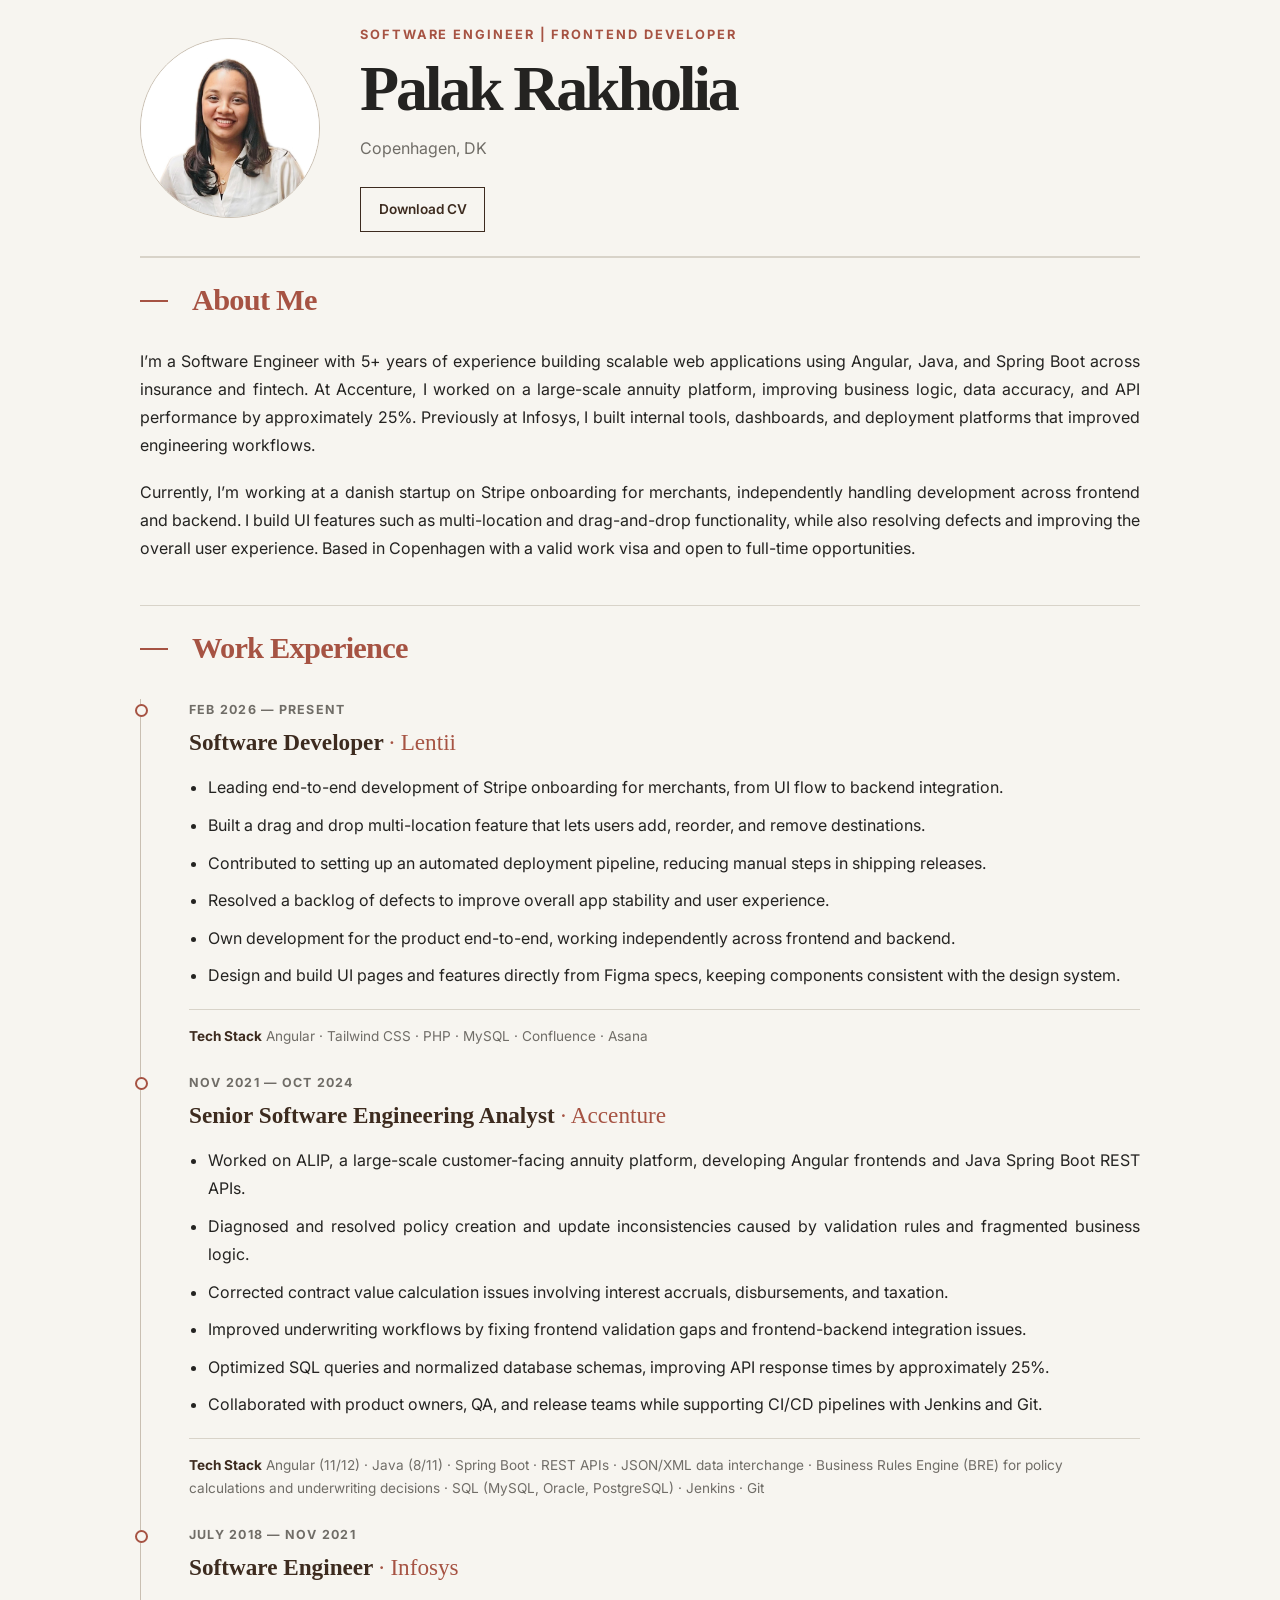
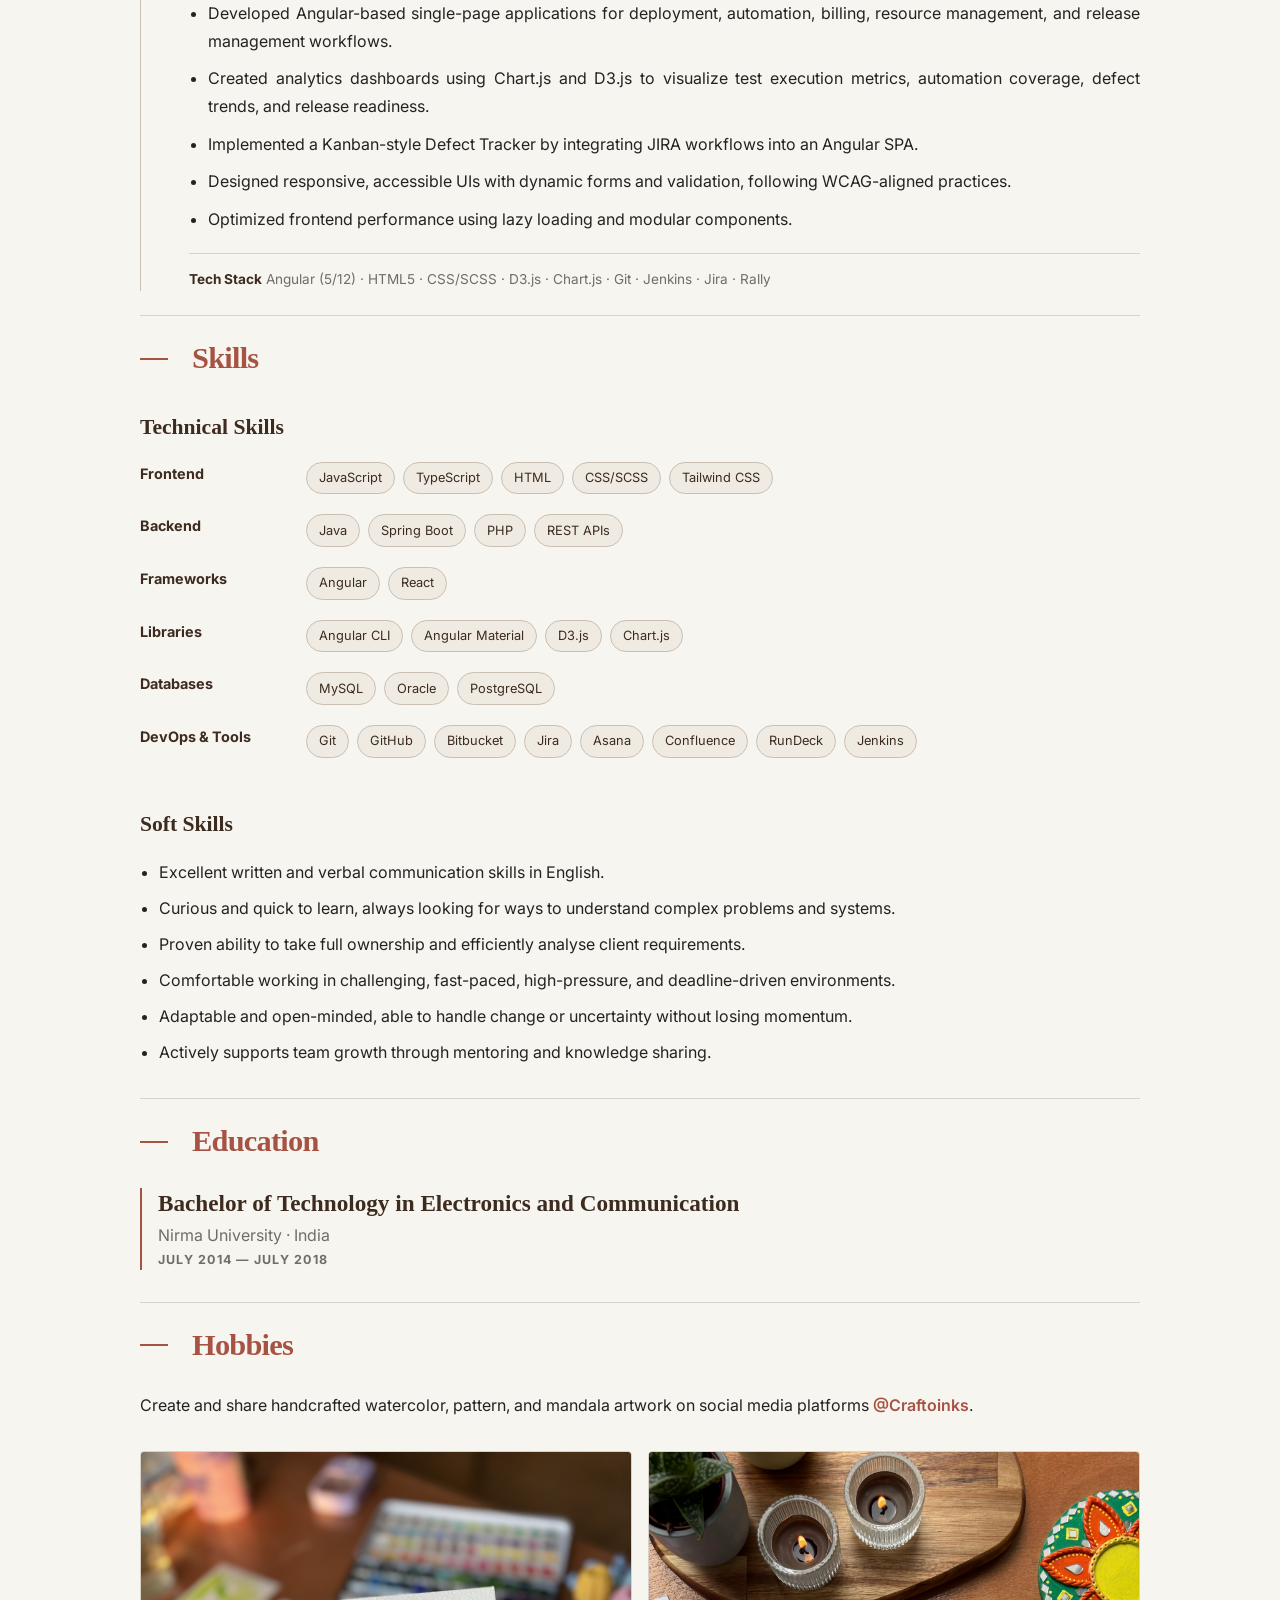
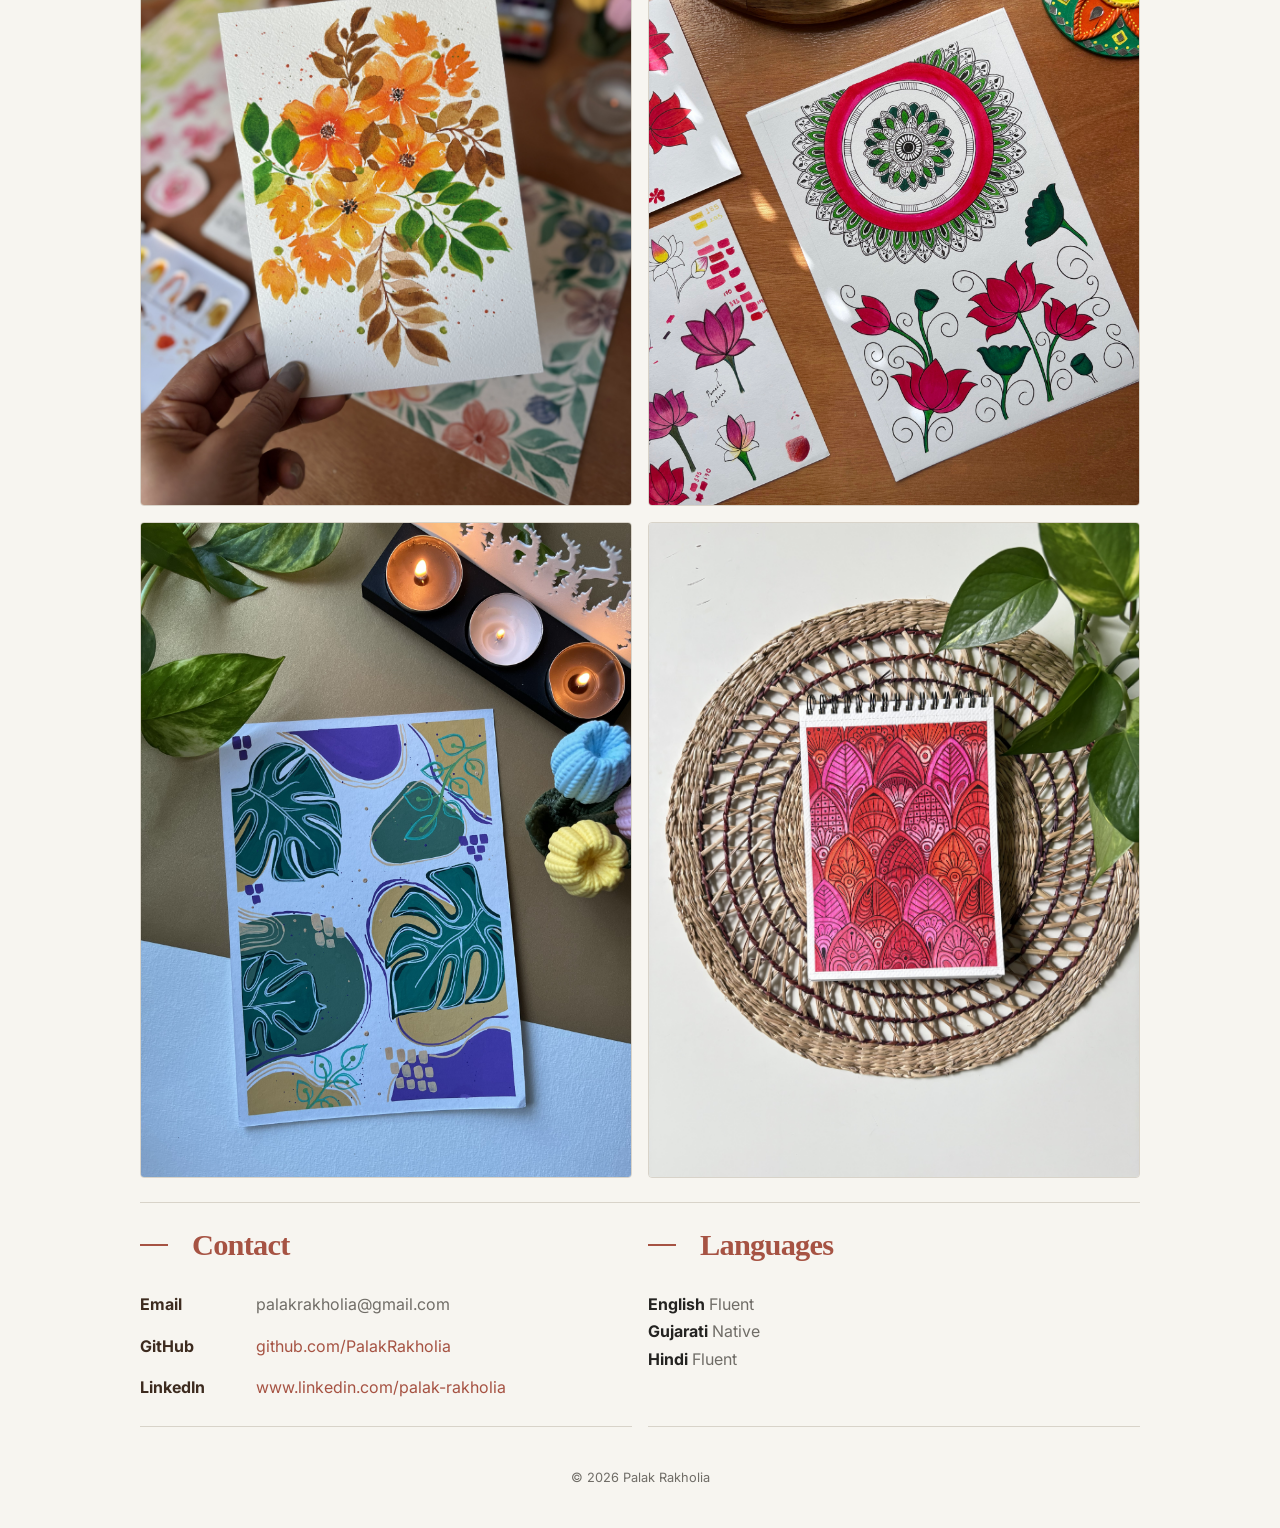
<file: old-cv/index.html>
<!DOCTYPE html>
<html lang="en">

<head>
    <meta charset="UTF-8">
    <meta name="viewport" content="width=device-width, initial-scale=1.0">
    <meta name="description" content="Palak Rakholia - Software Engineer building scalable SPAs">
    <meta name="author" content="Palak Rakholia">
    <title>CV | Palak Rakholia</title>

    <link rel="stylesheet" href="css/style.css">
</head>

<body>
    <div class="container">

        <!-- HERO -->
        <header>
            <img src="profile.jpg" alt="Palak Rakholia" class="profile">

            <div class="hero-content">
                <p class="eyebrow">Software Engineer | Frontend Developer</p>
                <h1>Palak Rakholia</h1>
                <p class="hero-role">Copenhagen, DK</p>
                <a href="cv/CV_PR.pdf" class="download-btn">Download CV</a>
            </div>
        </header>

        <main>

            <!-- ABOUT -->
            <section id="about" class="section">
                <h2 class="section-heading">
                    <a href="#about"></a> About Me
                </h2>

                <p class="maintext">
                    I’m a Software Engineer with 5+ years of experience building scalable web applications using
                    Angular, Java, and Spring Boot across insurance and fintech. At Accenture, I worked on a large-scale
                    annuity platform, improving business logic, data accuracy, and API performance by approximately 25%.
                    Previously at Infosys, I built internal tools, dashboards, and deployment platforms that improved
                    engineering workflows.</p>

                <p class="maintext">
                    Currently, I’m working at a danish startup on Stripe onboarding for merchants, independently
                    handling development across frontend and backend. I build UI features such as multi-location and
                    drag-and-drop functionality, while also resolving defects and improving the overall user experience.
                    Based in Copenhagen with a valid work visa and open to full-time opportunities.
                </p>
            </section>

            <!-- EXPERIENCE -->
            <section id="experience" class="section">
                <h2 class="section-heading">
                    <a href="#experience"></a> Work Experience
                </h2>

                <div class="timeline">

                    <article class="timeline-item">
                        <div class="timeline-date">Feb 2026 — Present</div>

                        <h3 class="timeline-title">
                            Software Developer
                            <span>· Lentii</span>
                        </h3>

                        <ul class="maintext">
                            <li>Leading end-to-end development of Stripe onboarding for merchants, from UI flow to
                                backend integration.</li>
                            <li>Built a drag and drop multi-location feature that lets users add, reorder, and remove
                                destinations.</li>
                            <li>Contributed to setting up an automated deployment pipeline, reducing manual steps in
                                shipping releases.</li>
                            <li>Resolved a backlog of defects to improve overall app stability and user experience.</li>
                            <li>Own development for the product end-to-end, working independently across frontend and
                                backend.</li>
                            <li>Design and build UI pages and features directly from Figma specs, keeping components
                                consistent with the design system.</li>
                        </ul>

                        <p class="tech-stack">
                            <strong>Tech Stack</strong>
                            Angular · Tailwind CSS · PHP · MySQL · Confluence · Asana
                        </p>
                    </article>

                    <article class="timeline-item">
                        <div class="timeline-date">Nov 2021 — Oct 2024</div>

                        <h3 class="timeline-title">
                            Senior Software Engineering Analyst
                            <span>· Accenture</span>
                        </h3>

                        <ul class="maintext">
                            <li>Worked on ALIP, a large-scale customer-facing annuity platform, developing Angular
                                frontends and Java Spring Boot REST APIs.</li>
                            <li>Diagnosed and resolved policy creation and update inconsistencies caused by validation
                                rules and fragmented business logic.</li>
                            <li>Corrected contract value calculation issues involving interest accruals, disbursements,
                                and taxation.</li>
                            <li>Improved underwriting workflows by fixing frontend validation gaps and frontend-backend
                                integration issues.</li>
                            <li>Optimized SQL queries and normalized database schemas, improving API response times by
                                approximately 25%.</li>
                            <li>Collaborated with product owners, QA, and release teams while supporting CI/CD pipelines
                                with Jenkins and Git.</li>
                        </ul>

                        <p class="tech-stack">
                            <strong>Tech Stack</strong>
                            Angular (11/12) · Java (8/11) · Spring Boot · REST APIs · JSON/XML data interchange ·
                            Business Rules Engine (BRE) for policy calculations and underwriting decisions · SQL (MySQL,
                            Oracle, PostgreSQL) · Jenkins · Git
                        </p>
                    </article>

                    <article class="timeline-item">
                        <div class="timeline-date">July 2018 — Nov 2021</div>

                        <h3 class="timeline-title">
                            Software Engineer
                            <span>· Infosys</span>
                        </h3>

                        <ul class="maintext">
                            <li>Developed Angular-based single-page applications for deployment, automation, billing,
                                resource management, and release management workflows.</li>
                            <li>Created analytics dashboards using Chart.js and D3.js to visualize test execution
                                metrics, automation coverage, defect trends, and release readiness.</li>
                            <li>Implemented a Kanban-style Defect Tracker by integrating JIRA workflows into an Angular
                                SPA.</li>
                            <li>Designed responsive, accessible UIs with dynamic forms and validation, following
                                WCAG-aligned practices.</li>
                            <li>Optimized frontend performance using lazy loading and modular components.</li>
                        </ul>

                        <p class="tech-stack">
                            <strong>Tech Stack</strong>
                            Angular (5/12) · HTML5 · CSS/SCSS · D3.js · Chart.js · Git · Jenkins · Jira · Rally
                        </p>
                    </article>

                </div>
            </section>

            <!-- SKILLS -->
            <section id="skills" class="section">
                <h2 class="section-heading">
                    <a href="#skills"></a> Skills
                </h2>

                <h3 class="section-subheading">Technical Skills</h3>

                <div class="skill-list">
                    <div class="skill-row">
                        <strong>Frontend</strong>
                        <div class="skills">
                            <span class="skill">JavaScript</span>
                            <span class="skill">TypeScript</span>
                            <span class="skill">HTML</span>
                            <span class="skill">CSS/SCSS</span>
                            <span class="skill">Tailwind CSS</span>
                        </div>
                    </div>

                    <div class="skill-row">
                        <strong>Backend</strong>
                        <div class="skills">
                            <span class="skill">Java</span>
                            <span class="skill">Spring Boot</span>
                            <span class="skill">PHP</span>
                            <span class="skill">REST APIs</span>
                        </div>
                    </div>

                    <div class="skill-row">
                        <strong>Frameworks</strong>
                        <div class="skills">
                            <span class="skill">Angular</span>
                            <span class="skill">React</span>
                        </div>
                    </div>

                    <div class="skill-row">
                        <strong>Libraries</strong>
                        <div class="skills">
                            <span class="skill">Angular CLI</span>
                            <span class="skill">Angular Material</span>
                            <span class="skill">D3.js</span>
                            <span class="skill">Chart.js</span>
                        </div>
                    </div>

                    <div class="skill-row">
                        <strong>Databases</strong>
                        <div class="skills">
                            <span class="skill">MySQL</span>
                            <span class="skill">Oracle</span>
                            <span class="skill">PostgreSQL</span>
                        </div>
                    </div>

                    <div class="skill-row">
                        <strong>DevOps & Tools</strong>
                        <div class="skills">
                            <span class="skill">Git</span>
                            <span class="skill">GitHub</span>
                            <span class="skill">Bitbucket</span>
                            <span class="skill">Jira</span>
                            <span class="skill">Asana</span>
                            <span class="skill">Confluence</span>
                            <span class="skill">RunDeck</span>
                            <span class="skill">Jenkins</span>
                        </div>
                    </div>
                </div>

                <h3 class="section-subheading soft-heading">Soft Skills</h3>

                <ul class="maintext soft-skills">
                    <li>Excellent written and verbal communication skills in English.</li>
                    <li>Curious and quick to learn, always looking for ways to understand complex problems and systems.
                    </li>
                    <li>Proven ability to take full ownership and efficiently analyse client requirements.</li>
                    <li>Comfortable working in challenging, fast-paced, high-pressure, and deadline-driven environments.
                    </li>
                    <li>Adaptable and open-minded, able to handle change or uncertainty without losing momentum.</li>
                    <li>Actively supports team growth through mentoring and knowledge sharing.</li>
                </ul>
            </section>

            <!-- EDUCATION -->
            <section id="education" class="section">
                <h2 class="section-heading">
                    <a href="#education"></a> Education
                </h2>

                <div class="education-item">
                    <h3 class="timeline-title">
                        Bachelor of Technology in Electronics and Communication
                    </h3>

                    <p class="secondarytext">
                        Nirma University · India
                    </p>

                    <p class="timeline-date">
                        July 2014 — July 2018
                    </p>
                </div>
            </section>

            <!-- HOBBIES -->
            <section id="hobby" class="section">
                <h2 class="section-heading">
                    <a href="#hobby"></a> Hobbies
                </h2>

                <p class="maintext">
                    Create and share handcrafted watercolor, pattern, and mandala artwork on social media platforms
                    <a href="https://www.instagram.com/craftoinks/" target="_blank">@Craftoinks</a>.
                </p>

                <div class="artwork-grid">
                    <img src="artwork/artwork1.jpg" alt="Watercolor artwork">
                    <img src="artwork/artwork2.jpg" alt="Mandala artwork">
                    <img src="artwork/artwork3.jpg" alt="Pattern artwork">
                    <img src="artwork/artwork4.jpg" alt="Watercolor artwork">
                </div>
            </section>

            <!-- CONTACT & LANGUAGES -->
            <div class="two-column">
                <!-- CONTACT -->
                <section id="contact" class="section">
                    <h2 class="section-heading">
                        <a href="#contact"></a> Contact
                    </h2>

                    <div class="contact-list">
                        <div class="contact-item">
                            <strong>Email</strong>
                            <span class="secondarytext">palakrakholia@gmail.com</span>
                        </div>

                        <div class="contact-item">
                            <strong>GitHub</strong>
                            <a href="https://github.com/PalakRakholia" target="_blank">github.com/PalakRakholia</a>
                        </div>

                        <div class="contact-item">
                            <strong>LinkedIn</strong>
                            <a href="https://www.linkedin.com/in/palak-rakholia-918661141"
                                target="_blank">www.linkedin.com/palak-rakholia</a>
                        </div>
                    </div>
                </section>
                <!-- LANGUAGES -->
                <section id="languages" class="section">
                    <h2 class="section-heading">
                        <a href="#languages"></a> Languages
                    </h2>

                    <div class="language-list">
                        <div class="language-item">
                            <strong>English</strong>
                            <span class="secondarytext">Fluent</span>
                        </div>

                        <div class="language-item">
                            <strong>Gujarati</strong>
                            <span class="secondarytext">Native</span>
                        </div>

                        <div class="language-item">
                            <strong>Hindi</strong>
                            <span class="secondarytext">Fluent</span>
                        </div>
                    </div>
                </section>
            </div>

        </main>

        <footer>
            <p class="footer">&copy; 2026 Palak Rakholia</p>
        </footer>

    </div>
</body>

</html>
</file>
<file: old-cv/css/style.css>
@import url('https://fonts.googleapis.com/css2?family=Inter:wght@100..900&display=swap');

:root {
    --background: #F7F5F0;
    --text: #242321;
    --muted: #706D67;
    --brown: #3D2B1F;
    --terracotta: #A65343;
    --terracotta-dark: #7F3E32;
    --border: #D8D3C9;
    --border-dark: #C9BFB2;
    --tag-bg: #EFEBE3;
}

* {
    margin: 0;
    padding: 0;
    box-sizing: border-box;
}

html {
    scroll-behavior: smooth;
}

body {
    font-family: Inter, Cambria;
    background: var(--background);
    color: var(--text);
    line-height: 1.7;
}

.container {
    width: min(100% - 40px, 1000px);
    margin: 0 auto;
}

/* ================================
   HERO
================================ */

header {
    position: relative;
    display: grid;
    grid-template-columns: 180px 1fr;
    gap: 2.5rem;
    align-items: center;
    padding: 1.5rem 0 1.5rem;
    border-bottom: 2px solid var(--border);
}

.profile {
    width: 180px;
    height: 180px;
    object-fit: cover;
    border-radius: 50%;
    border: 1px solid var(--border-dark);
}

.hero-content h1 {
    margin-bottom: 0.3rem;
    font-family: Cambria, Georgia, serif;
    font-size: 4rem;
    font-weight: 600;
    line-height: 0.95;
    letter-spacing: -0.05em;
}

.eyebrow {
    margin-bottom: 0.8rem;
    color: var(--terracotta);
    font-size: 0.8rem;
    font-weight: 700;
    letter-spacing: 0.15em;
    text-transform: uppercase;
}

.hero-role {
    margin-top: 1rem;
    color: var(--muted);
    font-size: 1rem;
}

.download-btn {
    display: inline-block;
    margin-top: 1.5rem;
    padding: 0.65rem 1.1rem;
    border: 1px solid var(--brown);
    color: var(--brown);
    text-decoration: none;
    font-size: 0.85rem;
    font-weight: 600;
    transition: all 0.2s ease;
}

.download-btn:hover {
    background: var(--brown);
    color: var(--background);
}

/* ================================
   SECTIONS
================================ */

.section {
    position: relative;
    padding: 1.5rem 0;
    border-bottom: 1px solid var(--border);
}

.section-heading {
    display: flex;
    align-items: center;
    gap: 0.75rem;
    margin-bottom: 1.75rem;
    color: var(--terracotta);
    font-family: Cambria, Georgia, serif;
    font-size: 1.9rem;
    font-weight: 600;
    line-height: 1.2;
    letter-spacing: -0.025em;
}

.section-heading::before {
    content: "";
    width: 28px;
    height: 2px;
    flex-shrink: 0;
    background: var(--terracotta);
}

.section-heading a {
    color: inherit;
    text-decoration: none;
}

.section-heading a:hover {
    color: var(--terracotta-dark);
}

.section-subheading {
    margin-top: 2rem;
    margin-bottom: 1rem;
    color: var(--brown);
    font-family: Cambria, Georgia, serif;
    font-size: 1.35rem;
    font-weight: 600;
}

.maintext {
    color: var(--text);
    line-height: 1.75;
    text-align: justify;
}

#about .maintext {
    margin-bottom: 1.2rem;
}

.secondarytext {
    color: var(--muted);
}

/* ================================
   EXPERIENCE TIMELINE
================================ */

.timeline {
    position: relative;
    margin-top: 2rem;
    padding-left: 2rem;
    border-left: 1px solid var(--border-dark);
}

.timeline-item {
    position: relative;
    padding: 0 0 1.5rem 1rem;
}

.timeline-item:last-child {
    padding-bottom: 0;
}

.timeline-item::before {
    content: "";
    position: absolute;
    left: -2.4rem;
    top: 0.35rem;
    width: 9px;
    height: 9px;
    border: 2px solid var(--terracotta);
    border-radius: 50%;
    background: var(--background);
}

.timeline-date {
    margin-bottom: 0.45rem;
    color: var(--muted);
    font-size: 0.78rem;
    font-weight: 700;
    letter-spacing: 0.1em;
    text-transform: uppercase;
}

.timeline-title {
    margin-bottom: 1rem;
    color: var(--brown);
    font-family: Cambria, Georgia, serif;
    font-size: 1.45rem;
    font-weight: 600;
    line-height: 1.3;
}

.timeline-title span {
    color: var(--terracotta);
    font-weight: 500;
}

.timeline-item ul {
    padding-left: 1.2rem;
}

.timeline-item li {
    margin-bottom: 0.6rem;
}

.tech-stack {
    margin-top: 1.25rem;
    padding-top: 0.9rem;
    border-top: 1px solid var(--border);
    color: var(--muted);
    font-size: 0.85rem;
}

.tech-stack strong {
    color: var(--brown);
}

/* ================================
   SKILLS
================================ */

.skill-list {
    display: flex;
    flex-direction: column;
    gap: 1.25rem;
}

.skill-row {
    display: grid;
    grid-template-columns: 150px 1fr;
    gap: 1rem;
    align-items: start;
}

.skill-row>strong {
    color: var(--brown);
    font-size: 0.9rem;
}

.skills {
    display: flex;
    flex-wrap: wrap;
    gap: 0.5rem;
}

.skill {
    padding: 0.4rem 0.75rem;
    border: 1px solid var(--border-dark);
    border-radius: 999px;
    background: var(--tag-bg);
    color: var(--brown);
    font-size: 0.8rem;
    line-height: 1.4;
    transition: all 0.2s ease;
}

.skill:hover {
    border-color: var(--terracotta);
    color: var(--terracotta);
    transform: translateY(-1px);
}

.soft-heading {
    margin-top: 3rem;
}

.soft-skills {
    padding-left: 1.2rem;
}

.soft-skills li {
    margin-bottom: 0.5rem;
}

/* ================================
   EDUCATION
================================ */

.education-item {
    padding-left: 1rem;
    border-left: 2px solid var(--terracotta);
}

.education-item .timeline-title {
    margin-bottom: 0.25rem;
}

/* ================================
   HOBBIES
================================ */

#hobby a {
    color: var(--terracotta);
    font-weight: 600;
    text-decoration: none;
}

#hobby a:hover {
    color: var(--terracotta-dark);
    text-decoration: underline;
}

/* ================================
   CONTACT
================================ */

.contact-list {
    display: flex;
    flex-direction: column;
    gap: 0.9rem;
    max-width: 650px;
}

.contact-item {
    display: grid;
    grid-template-columns: 100px 1fr;
    gap: 1rem;
}

.contact-item strong {
    color: var(--brown);
}

.contact-item a {
    color: var(--terracotta);
    text-decoration: none;
    overflow-wrap: anywhere;
}

.contact-item a:hover {
    color: var(--terracotta-dark);
    text-decoration: underline;
}

/* ================================
   FOOTER
================================ */

footer {
    padding: 2.5rem 0;
}

.footer {
    color: var(--muted);
    text-align: center;
    font-size: 0.8rem;
}

/* ================================
   MOBILE
================================ */

@media (max-width: 700px) {

    .container {
        width: min(100% - 32px, 1000px);
    }

    header {
        grid-template-columns: 1fr;
        gap: 1.75rem;
        padding: 3.5rem 0 2.75rem;
        text-align: center;
    }

    .profile {
        width: 135px;
        height: 135px;
        margin: 0 auto;
    }

    .hero-content h1 {
        font-size: clamp(3rem, 14vw, 4.5rem);
    }

    .section {
        padding: 2.75rem 0;
    }

    .section-heading {
        font-size: 1.65rem;
    }

    .skill-row {
        grid-template-columns: 1fr;
        gap: 0.5rem;
    }

    .timeline {
        padding-left: 1.5rem;
    }

    .timeline-item {
        padding-left: 0.75rem;
    }

    .timeline-item::before {
        left: -1.95rem;
    }

    .contact-item {
        grid-template-columns: 1fr;
        gap: 0.15rem;
    }
}

/* ================================
   SMALL MOBILE
================================ */

@media (max-width: 420px) {

    .container {
        width: min(100% - 28px, 1000px);
    }

    header {
        padding-top: 2.75rem;
    }

    .profile {
        width: 115px;
        height: 115px;
    }

    .section {
        padding: 2.25rem 0;
    }

    .section-heading {
        font-size: 1.5rem;
    }

    .timeline-title {
        font-size: 1.3rem;
    }
}

.artwork-grid {
    display: grid;
    grid-template-columns: repeat(2, 1fr);
    gap: 1rem;
    margin-top: 2rem;
}

.artwork-grid img {
    display: block;
    width: 100%;
    height: auto;
    border-radius: 4px;
    border: 1px solid var(--border);
}

.artwork-grid a {
    display: block;
    line-height: 0;
}

@media (max-width: 600px) {
    .artwork-grid {
        grid-template-columns: 1fr;
    }
}

.two-column {
    display: grid;
    grid-template-columns: 1fr 1fr;
    gap: 1rem;
}

@media (max-width: 700px) {
    .two-column {
        grid-template-columns: 1fr;
        gap: 1.5rem;
    }
}
</file>
